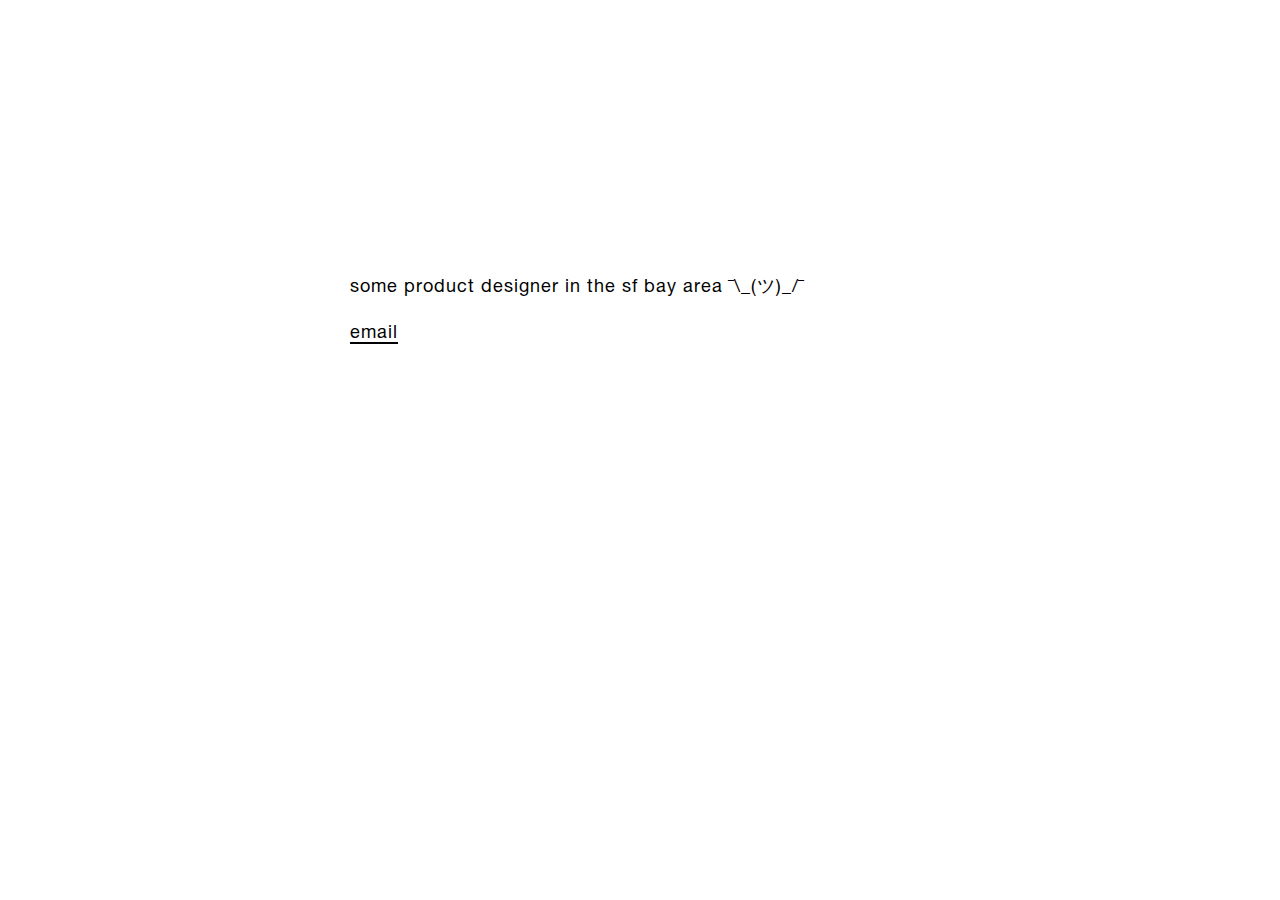
<file: index.html>
<!doctype html>
<html lang="en">
<html>
	<head>
		<meta charset="utf-8"/>
		<title>kathy tieu</title>
		<link href="https://fonts.googleapis.com/css?family=Karla:400,700&display=swap" rel="stylesheet">
		<link href="main.css" rel="stylesheet" />
		<link rel="apple-touch-icon" sizes="180x180" href="/assets/favicon/apple-touch-icon.png">
<link rel="icon" type="image/png" sizes="32x32" href="/assets/favicon/favicon-32x32.png">
<link rel="icon" type="image/png" sizes="16x16" href="/assets/favicon/favicon-16x16.png">
<link rel="mask-icon" href="/assets/favicon/safari-pinned-tab.svg" color="#f5a29e">
<meta name="msapplication-TileColor" content="#da532c">
<meta name="theme-color" content="#ffffff">
	</head>

	<body>
	
		<div class="spacerxlarge"></div>
	
		<div class="squeeze">

			<p>some product designer in the sf bay area ¯\_(ツ)_/¯</p>


			<p><a href="mailto:tieukathy@gmail.com">email</a></p>
		</div>

		<div class="spacerxlarge"></div>




</body>
</html>
</file>
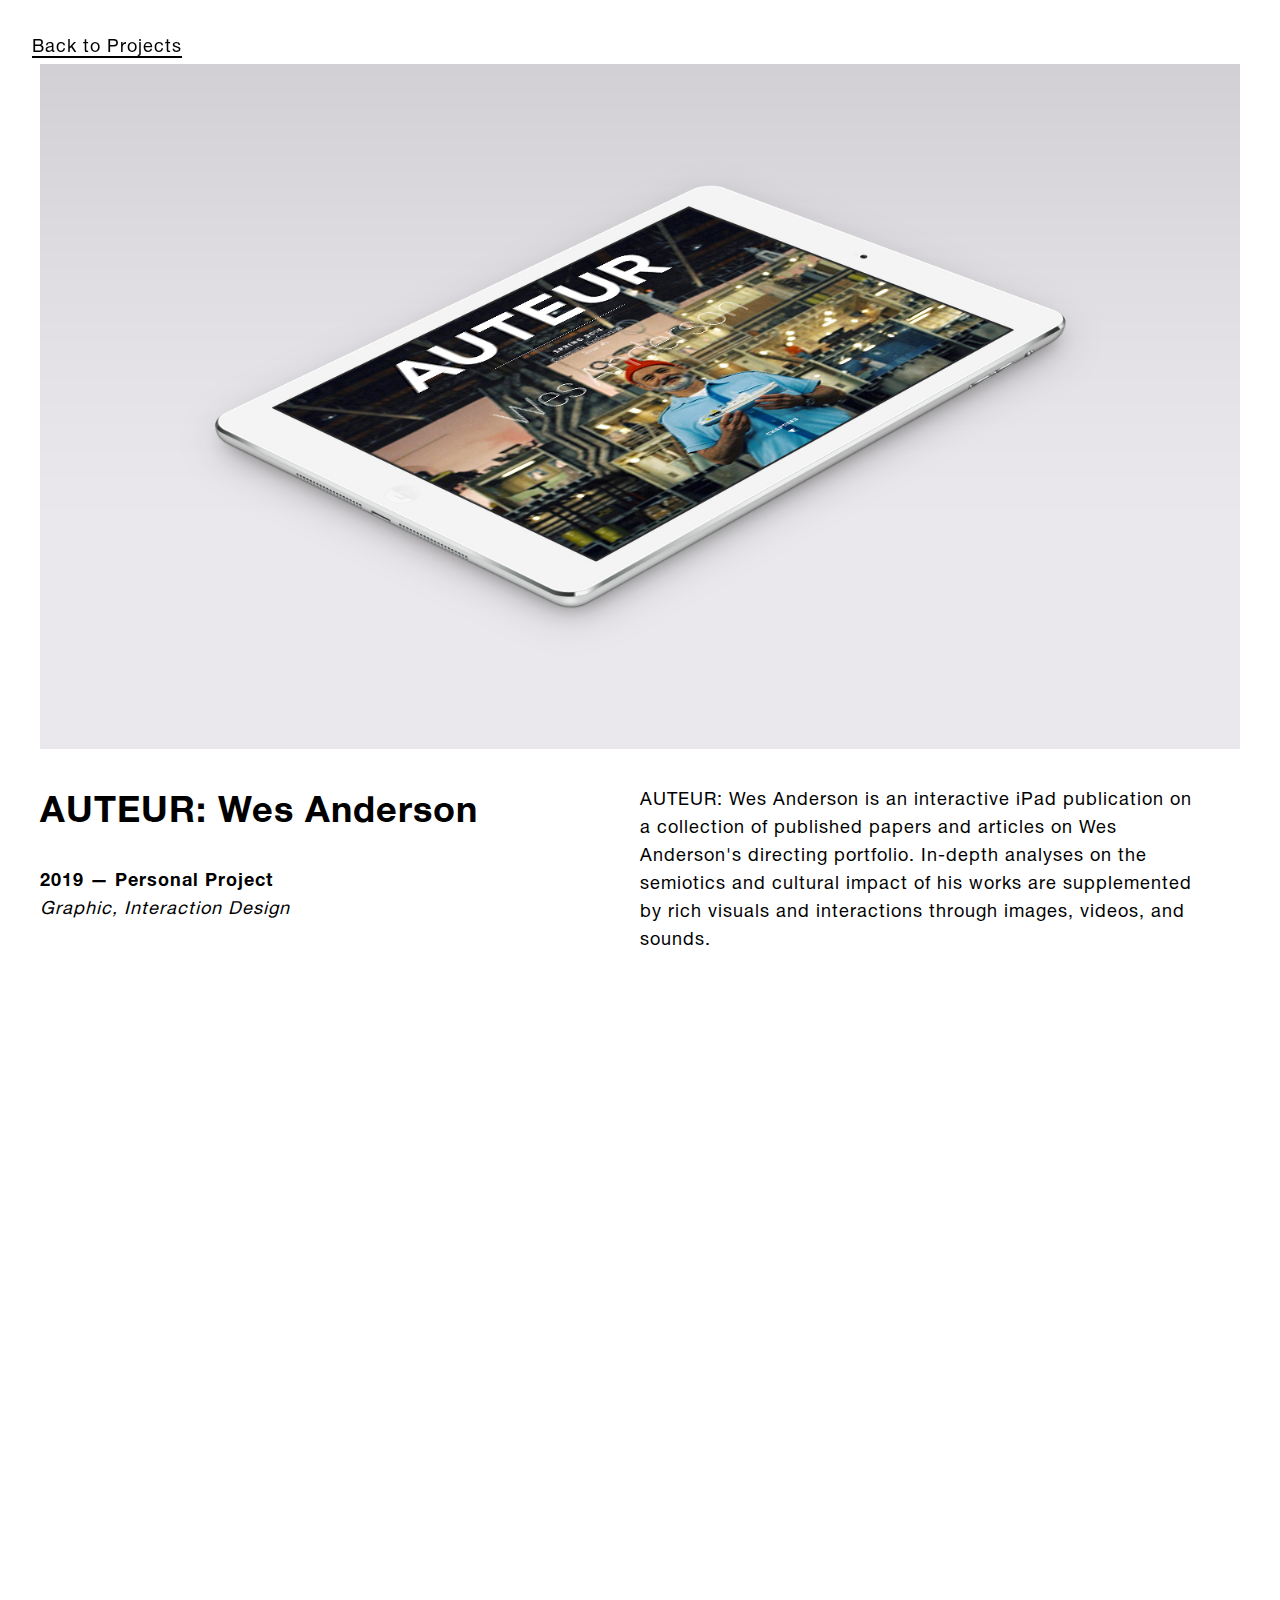
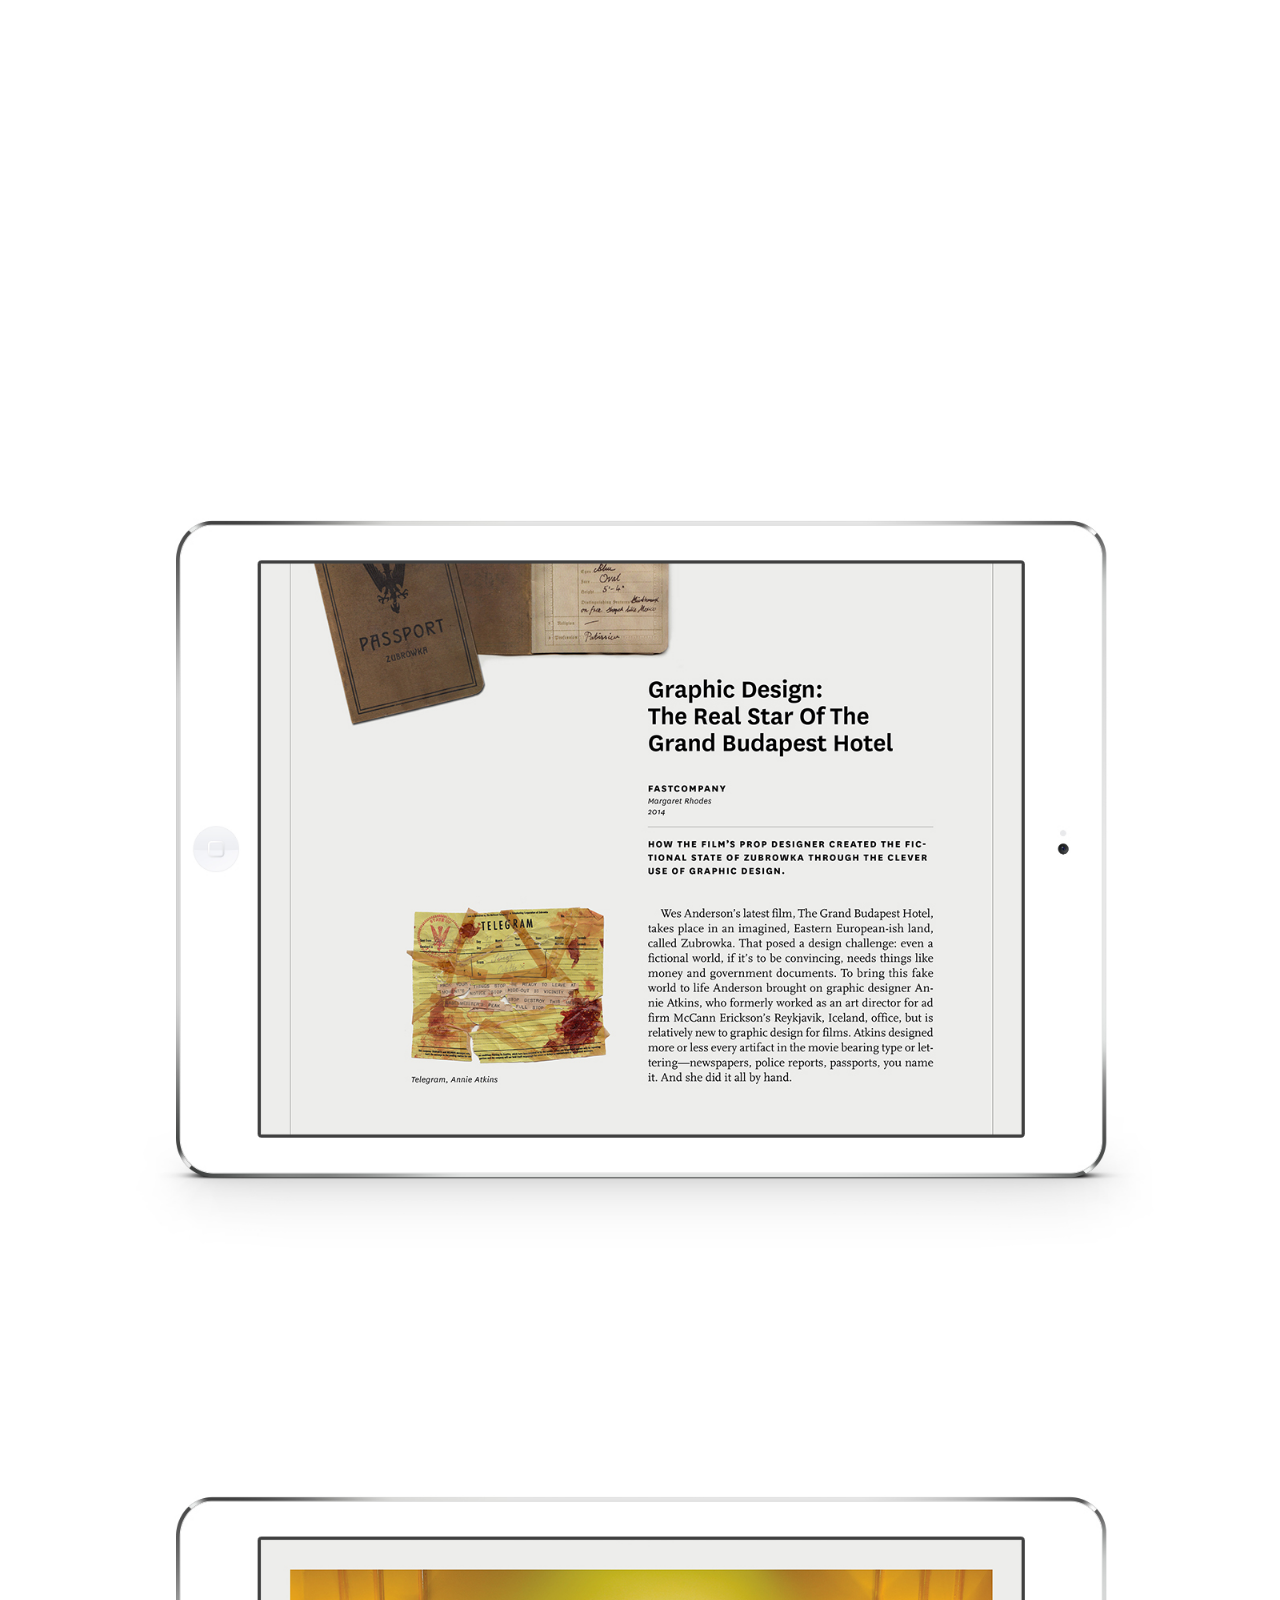
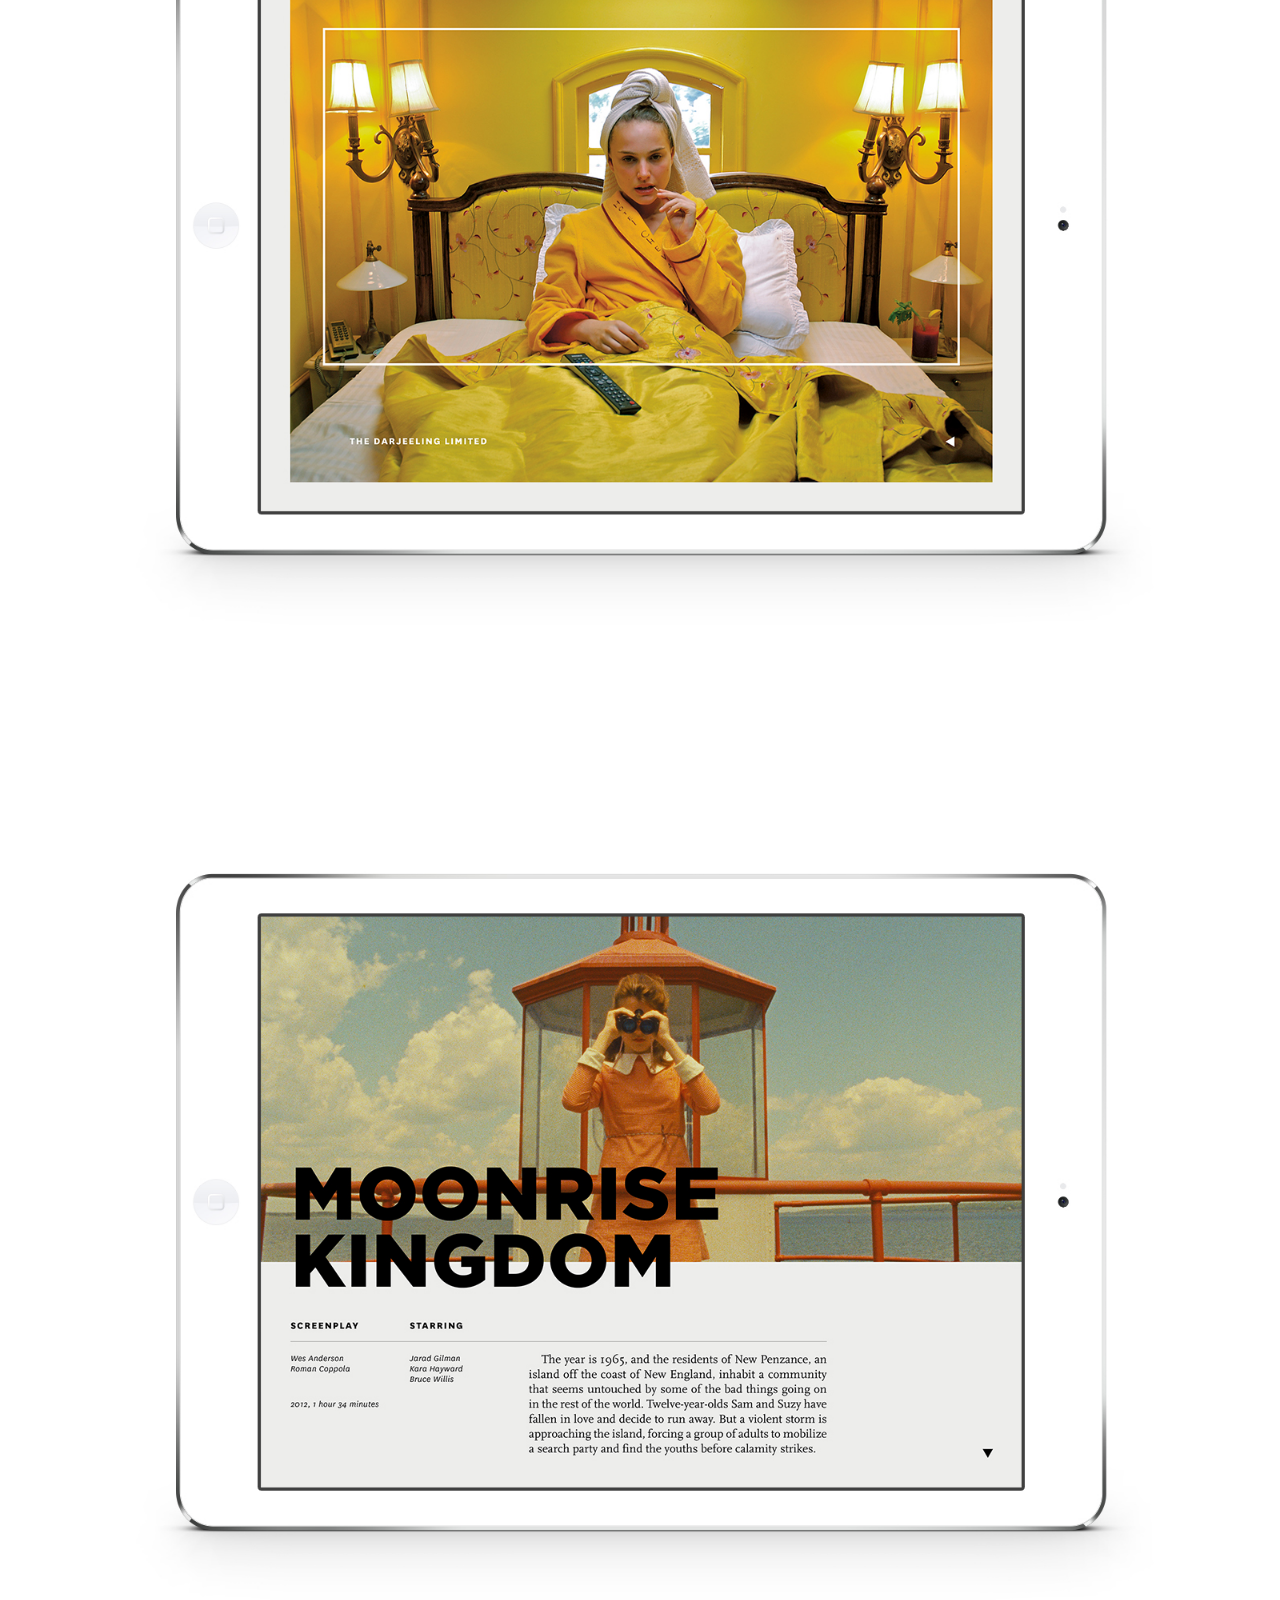
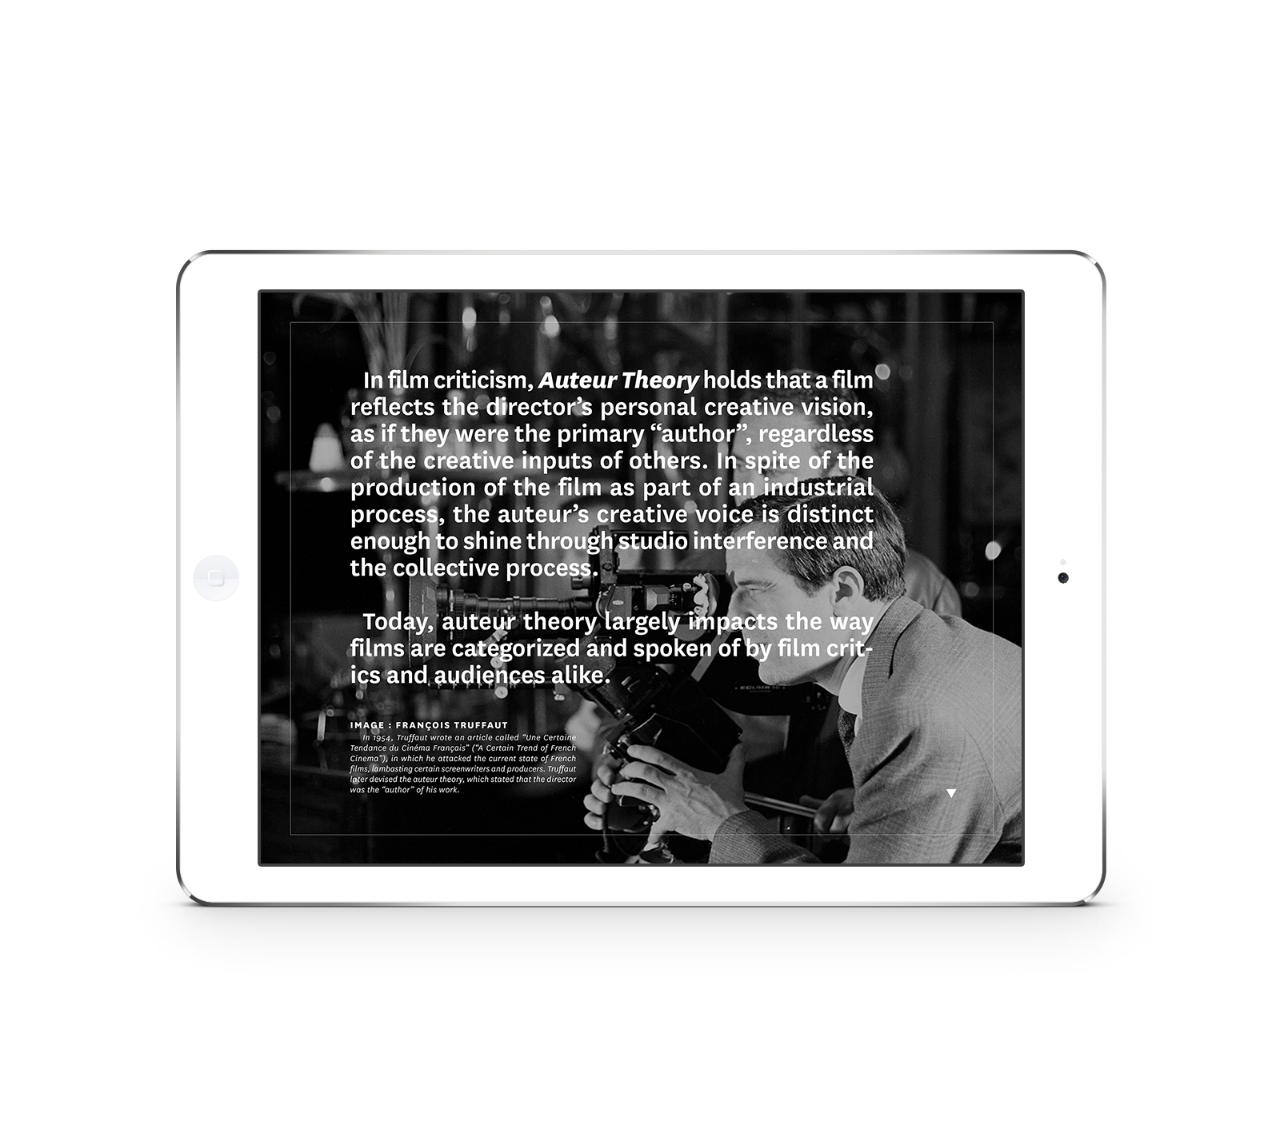
<file: auteur/index.html>
<!doctype html>
<html lang="en">
<html>
	<head>
		<meta charset="utf-8"/>
		<title>Kathy Tieu — AUTEUR: Wes Anderson</title>
		<link href="https://fonts.googleapis.com/css?family=Karla:400,700&display=swap" rel="stylesheet">
		<link href="/main.css" rel="stylesheet" />
		<link rel="apple-touch-icon" sizes="180x180" href="/assets/favicon/apple-touch-icon.png">
<link rel="icon" type="image/png" sizes="32x32" href="/assets/favicon/favicon-32x32.png">
<link rel="icon" type="image/png" sizes="16x16" href="/assets/favicon/favicon-16x16.png">
<link rel="mask-icon" href="/assets/favicon/safari-pinned-tab.svg" color="#f5a29e">
<meta name="msapplication-TileColor" content="#da532c">
<meta name="theme-color" content="#ffffff">
	</head>

	<body>
		<div class="back">
			<p><a href="http://kathytieu.com/">Back to Projects</a></p>
		</div>
		
		<div class="hug">
			<div class="spacersmall"></div>
			<img src="/assets/auteur/01.jpg" width="100%">
		</div>



		<div class="flex">
			<div class="flex-same">
				<h2>AUTEUR: Wes Anderson</h2>
				<p><strong>2019 — Personal Project</strong><br>
					<em>Graphic, Interaction Design</em>
				</p>

			</div>
			<div class="flex-same">
				<br>AUTEUR: Wes Anderson is an interactive iPad publication on a collection of published papers and articles on Wes Anderson's directing portfolio. In-depth analyses on the semiotics and cultural impact of his works are supplemented by rich visuals and interactions through images, videos, and sounds. </p>
			</div>
		</div>

		<div class="spacerxlarge"></div>

		<div class="hug">
			<iframe src="https://player.vimeo.com/video/175927716?title=0&byline=0&portrait=0" width="1200" height="675" frameborder="0" webkitallowfullscreen mozallowfullscreen allowfullscreen></iframe>
			<div class="spacersmall"></div>
			<img src="/assets/auteur/WA1.jpg" width="100%"><br>
			<img src="/assets/auteur/WA2.jpg" width="100%"><br>
			<img src="/assets/auteur/WA3.jpg" width="100%"><br>
			<img src="/assets/auteur/WA4.jpg" width="100%"><br>

<div class="spacersmall"></div>

		</div>
</body>
</html>
</file>
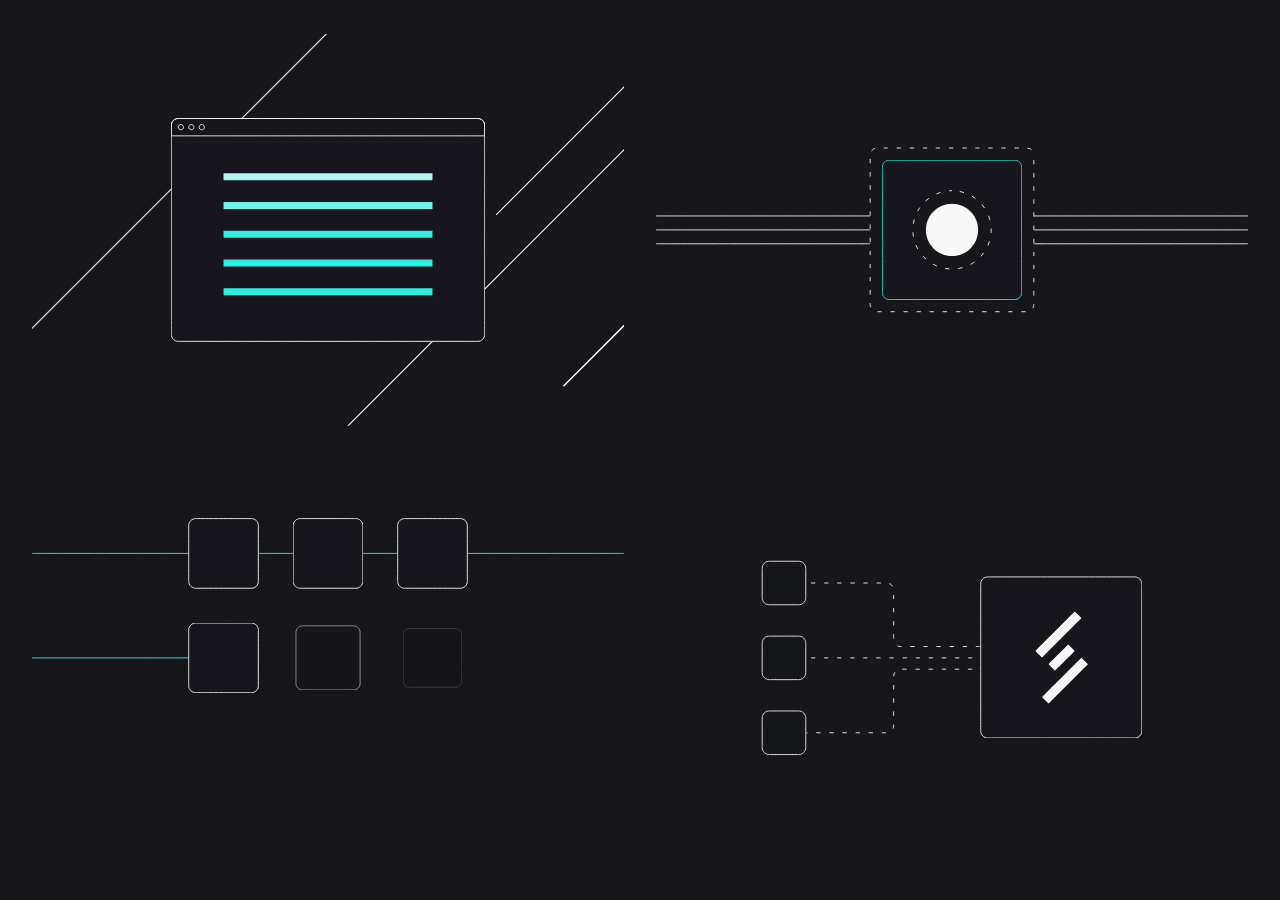
<file: scanner/Lottie Test/index.html>
<!DOCTYPE html>
<html lang="en">
<head>
    <meta charset="UTF-8">
    <link href="main.css" rel="stylesheet" />
    <title>Lottie Test</title>
</head>
<body>

<div class="grid-container">

    <div class="grid-col-span-6" id="10xfaster">
    </div>

    <div class="grid-col-span-6" id="serverless">
    </div>

    <div class="grid-col-span-6" id="scale">
    </div>

    <div class="grid-col-span-6" id="integration">
    </div>

</div>

 <div id="scanner"></div>

 <script src="lottie.js"></script>
 <script src="index.js"></script>

</body>
</html>
</file>
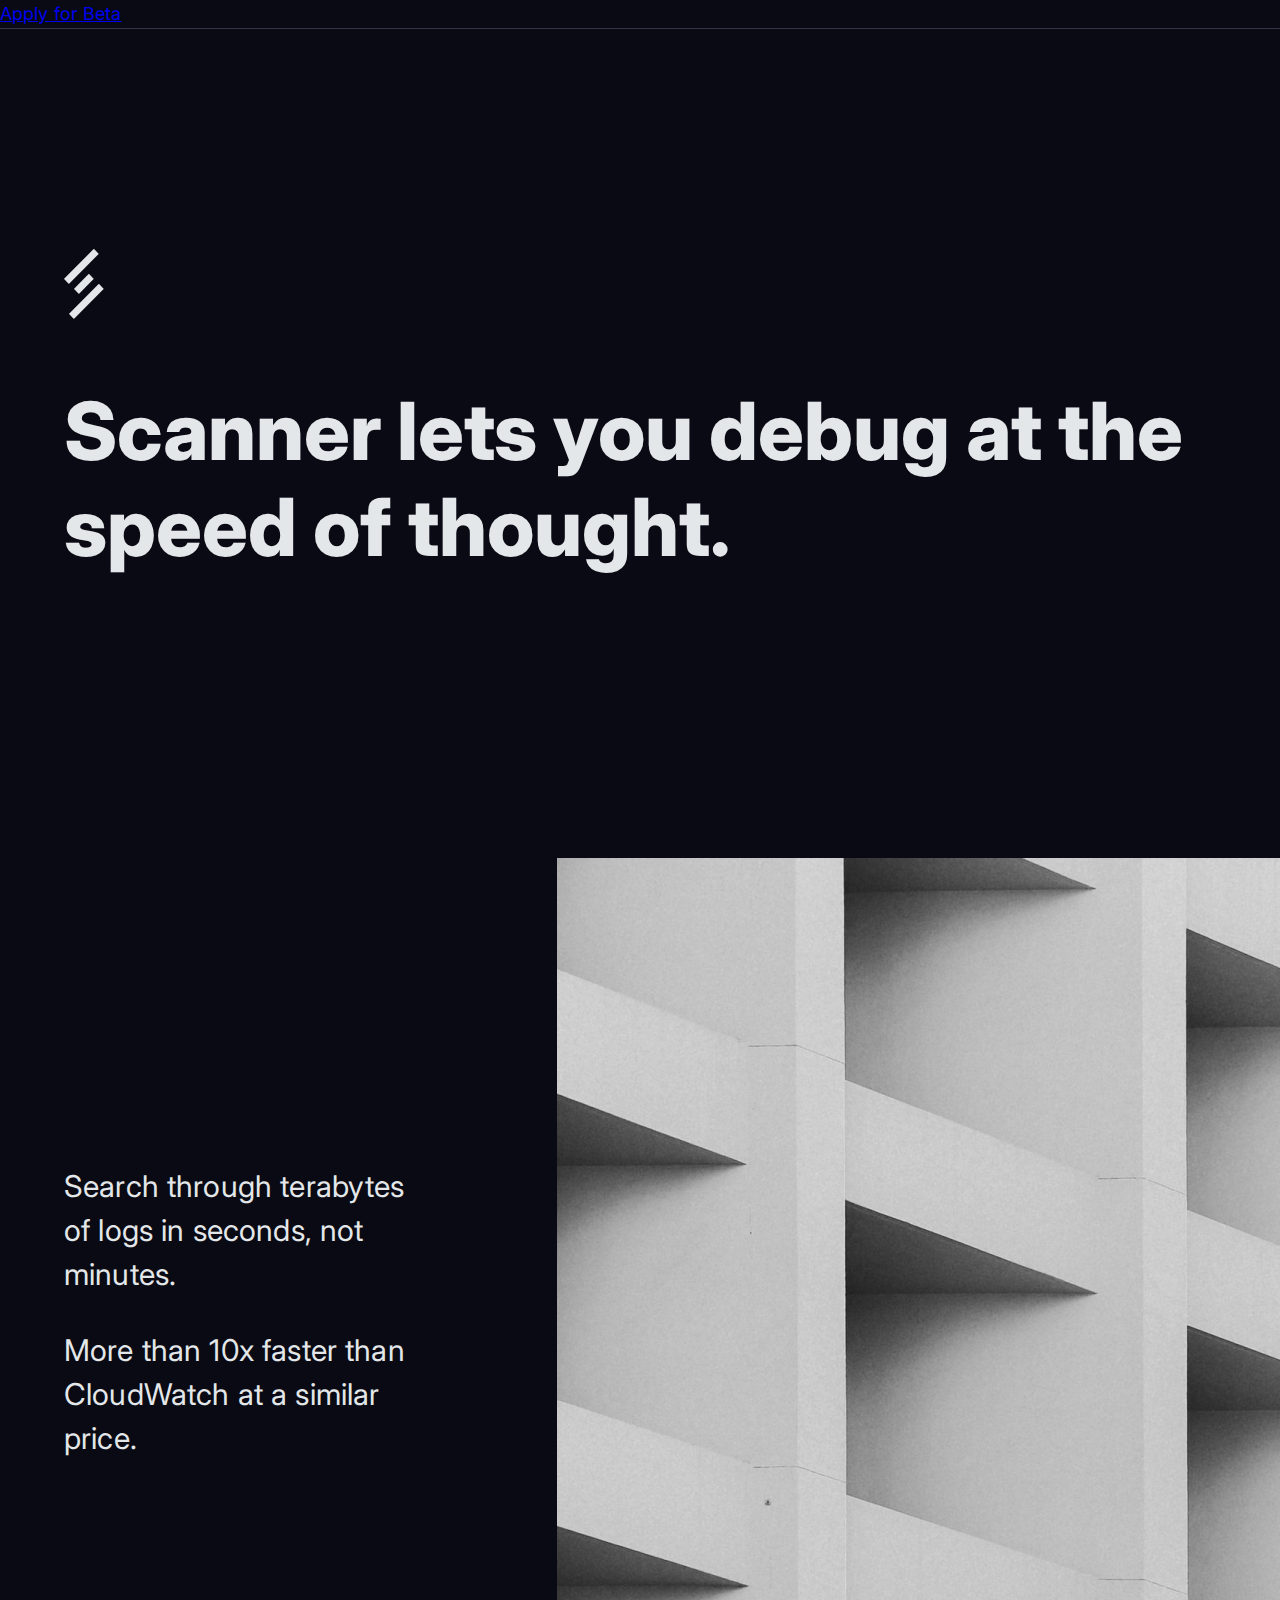
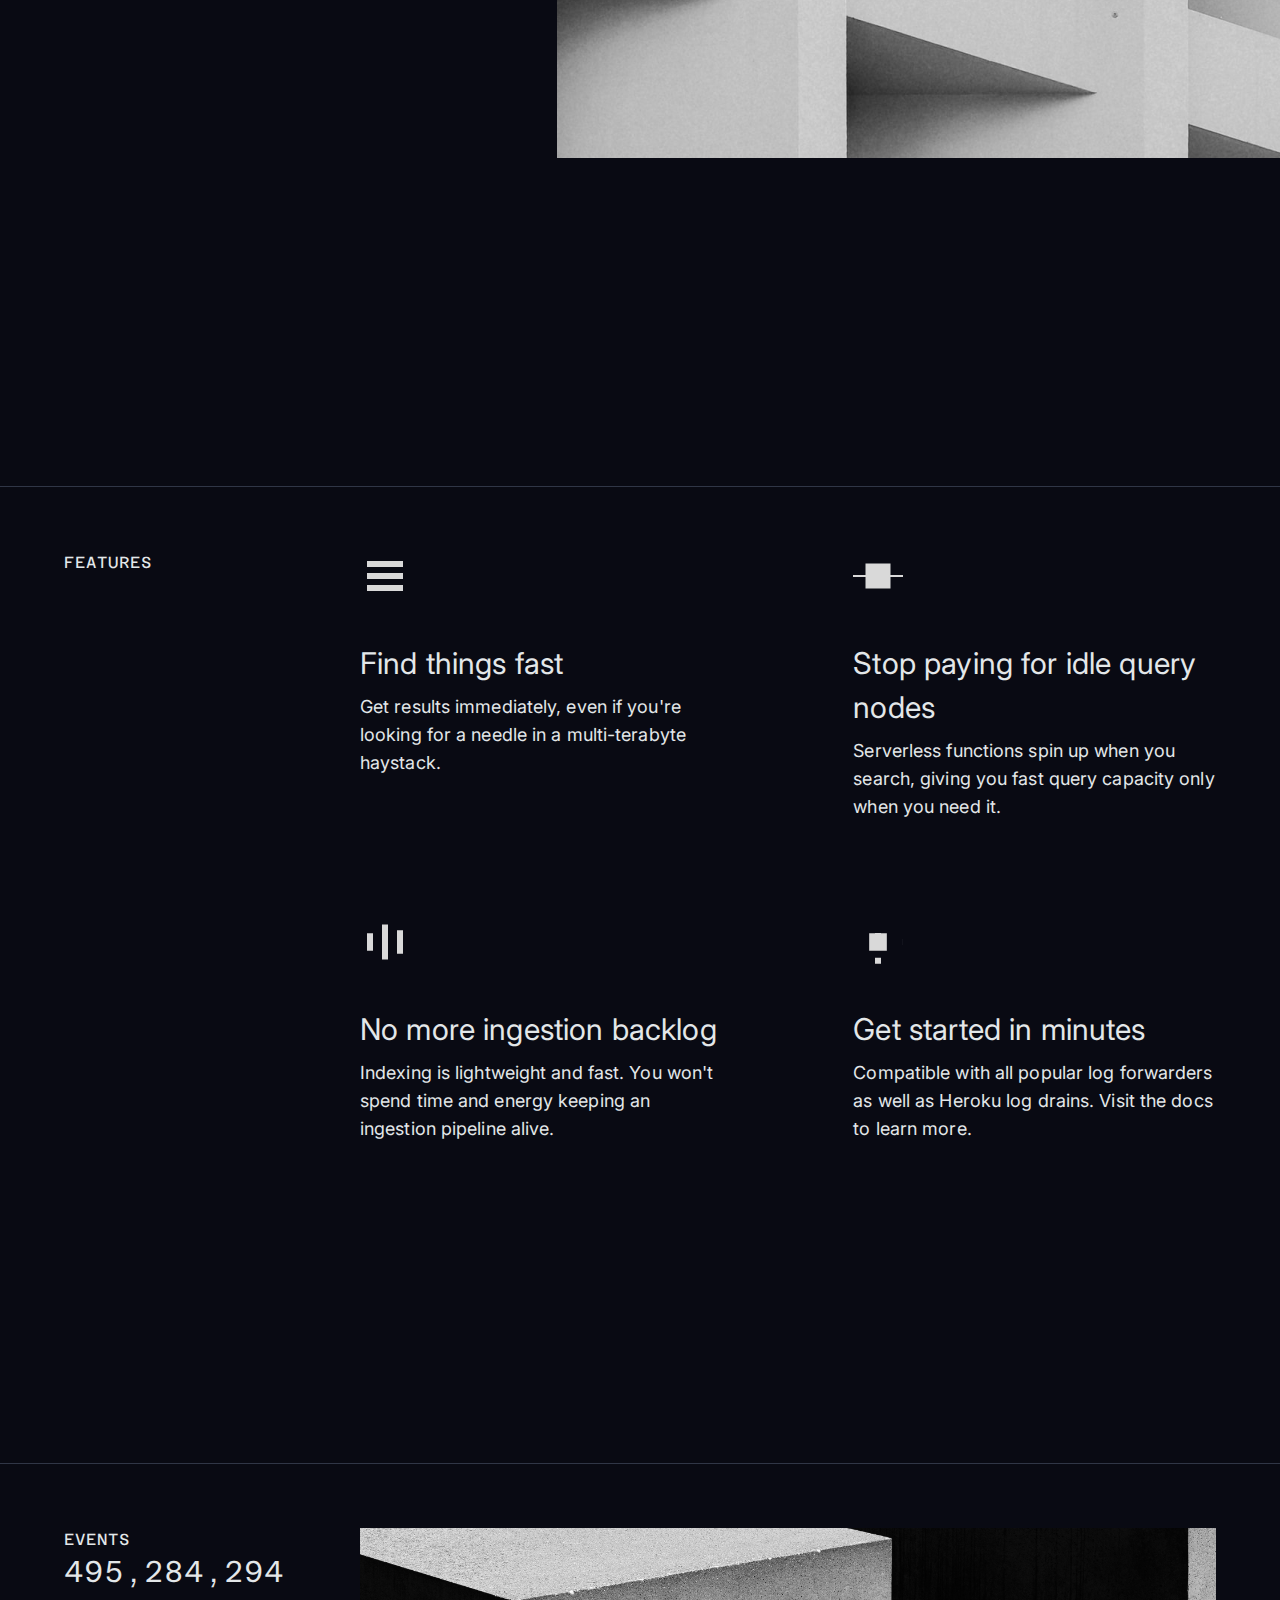
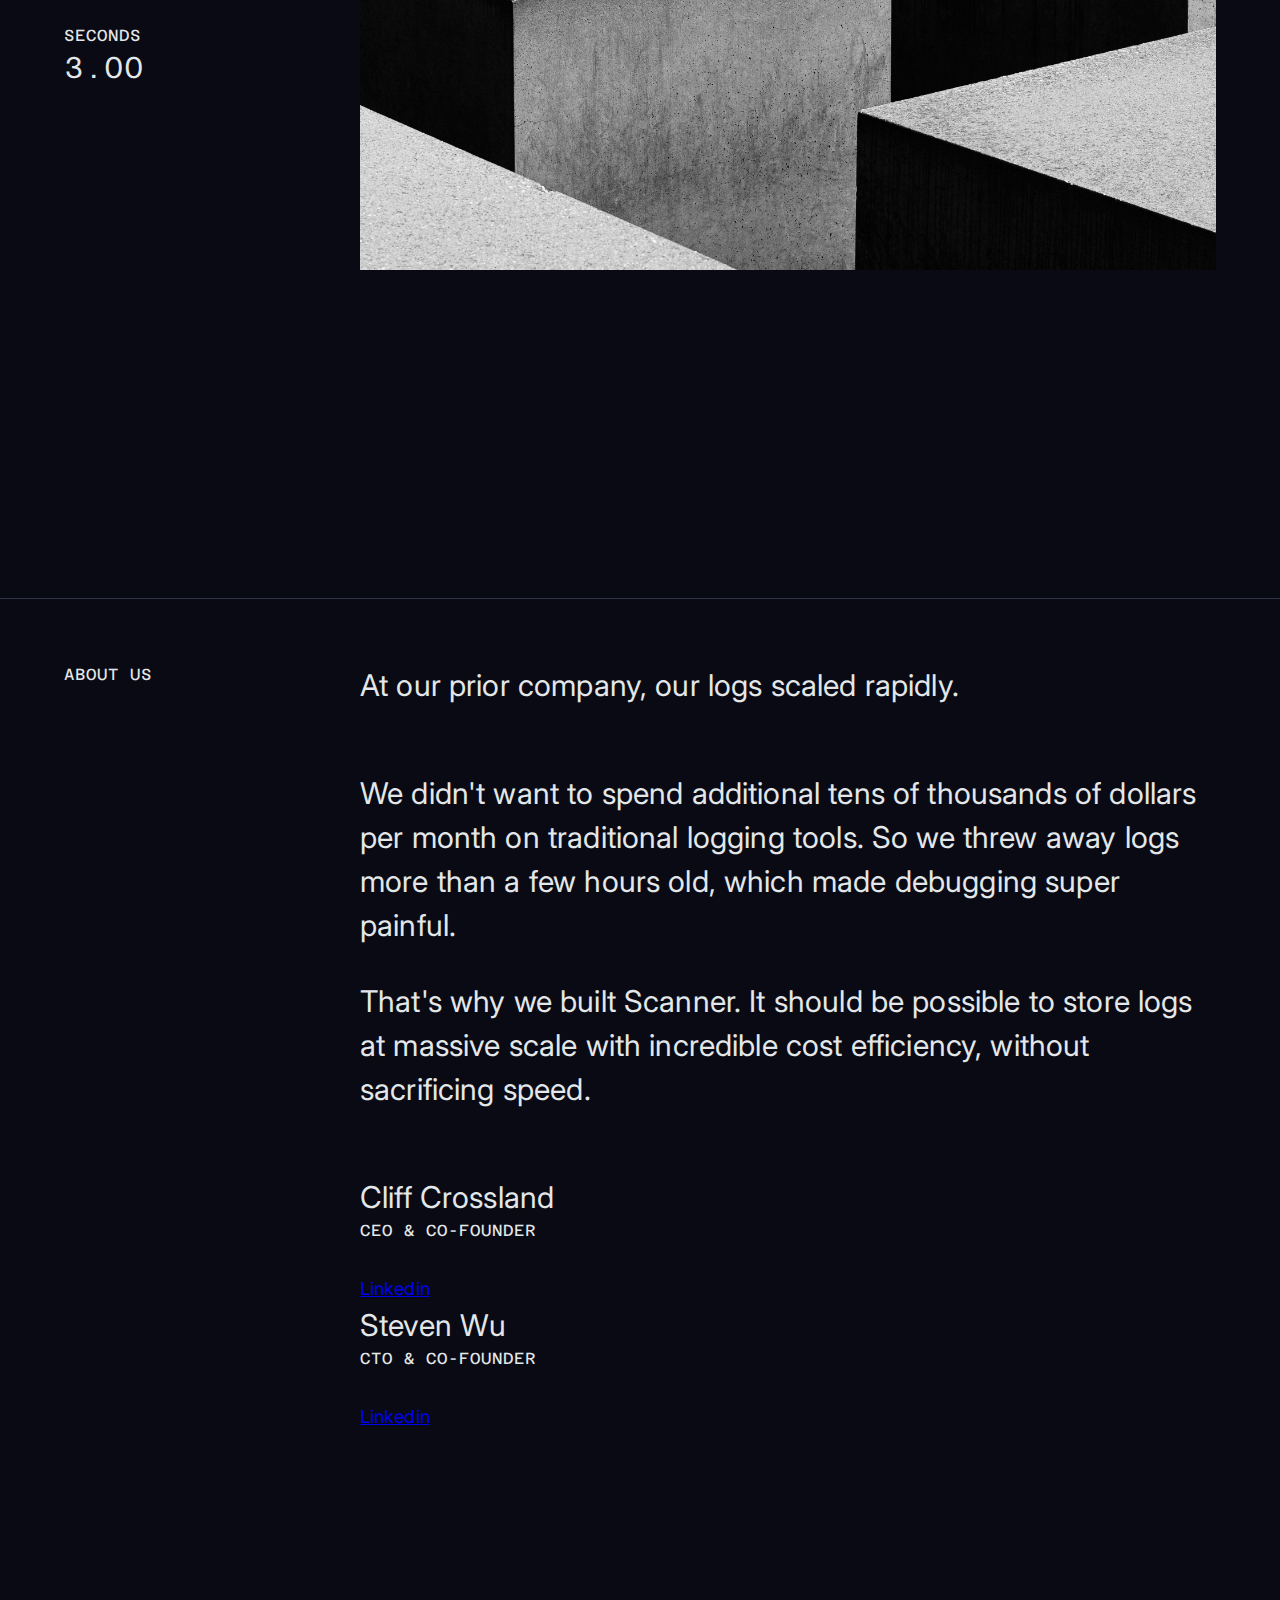
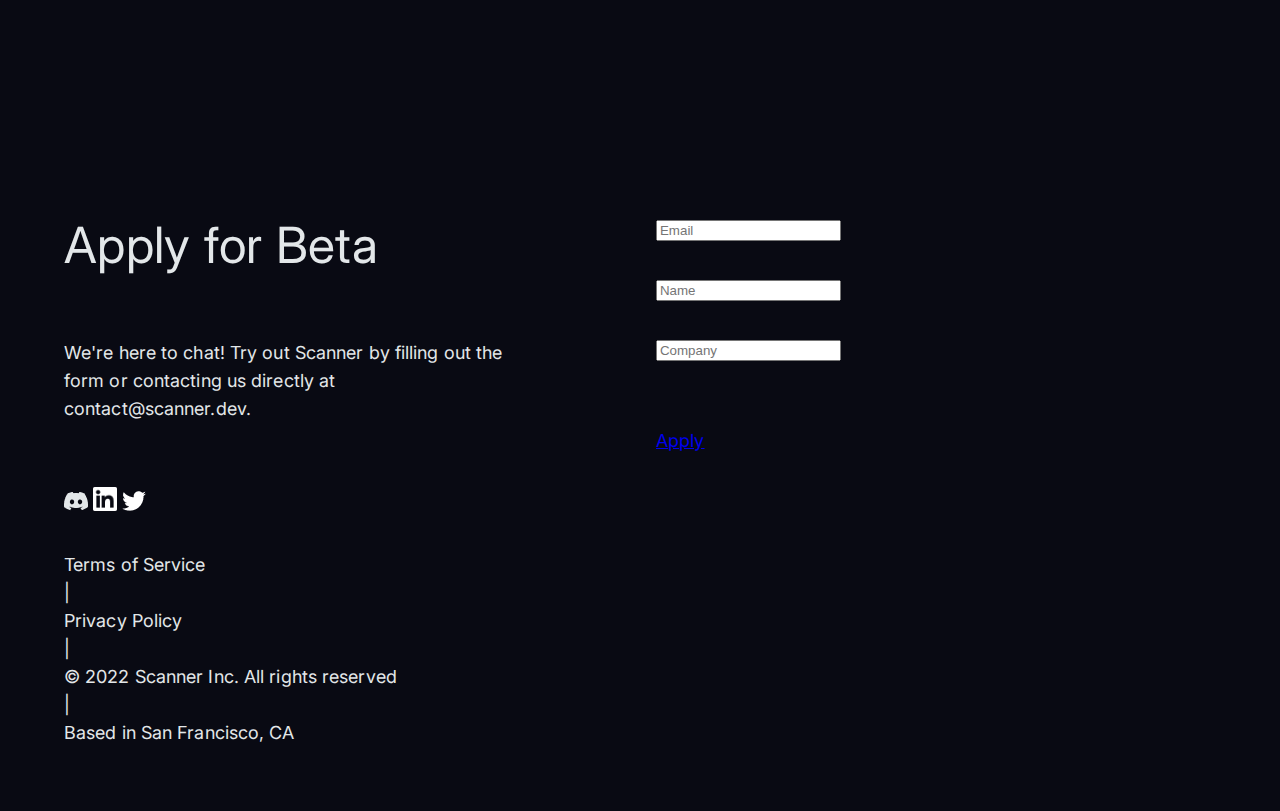
<file: scanner/marketing_sep22/index.html>
<!DOCTYPE html>
<html lang="en">
<head>
    <meta charset="UTF-8">
    <link rel="preconnect" href="https://fonts.googleapis.com">
    <link rel="preconnect" href="https://fonts.gstatic.com" crossorigin>
    <link href="https://fonts.googleapis.com/css2?family=Azeret+Mono:wght@300&family=Inter&display=swap" rel="stylesheet">
    <link href="main.css" rel="stylesheet" />
    <title>Our database will run out of data space</title>
</head>
<body>

<!-- landing -->

<div class="topnav-beta"><a href="#beta">Apply for Beta</a></div>

<div class="contentblock">
    <div class="intro">
        <img src="logoMark.svg" width="40px">
        <h1>Scanner lets you debug at the speed of thought.</h1>
    </div>
</div>

<div class="grid-container">

    <div class="grid-col-span-4 centercontent">
        <h3>Search through terabytes of logs in seconds, not minutes.</h3>
        <div class="spacer-s"></div>
        <h3>More than 10x faster than CloudWatch at a similar price.</h3>
    </div>

    <div class="grid-col-span-1"></div>

    <div class="grid-col-span-7">
        <img src="placeholder.png" class="herovideo">
    </div>

</div>


<div class="spacer-xl"></div>

<!-- features option B -->

<!-- <div class="contentblock">
    <div class="grid-container">

    <div class="grid-col-span-2">
        <h4>Features</h4>
        <div class="spacer-s"></div>
    </div>

    <div class="grid-col-span-1">
        <div class="animated-icon" id="fast"></div>
        <div class="spacer-s"></div>
    </div>

    <div class="grid-col-span-9">
        <h2>Find things fast</h2>
        <div class="spacer-xxs"></div>
        <p>Get results immediately, even if you're looking for a needle in a multi-terabyte haystack.</p>
    </div>

    <div class="grid-col-span-12">
        <div class="spacer-m"></div>
    </div>

    <div class="grid-col-span-2">
    </div>
    <div class="grid-col-span-1">
        <div class="animated-icon" id="serverless"></div>
        <div class="spacer-s"></div>
    </div>

    <div class="grid-col-span-9">
        <h2>Stop paying for idle query nodes</h2>
        <div class="spacer-xxs"></div>
        <p>Serverless functions spin up when you search, giving you fast query capacity only when you need it.</p>
    </div>

    <div class="grid-col-span-12">
        <div class="spacer-m"></div>
    </div>

    <div class="grid-col-span-2">
    </div>
    <div class="grid-col-span-1">
        <div class="animated-icon" id="backlog"></div>
        <div class="spacer-s"></div>
    </div>

    <div class="grid-col-span-9">
        <h2>No more ingestion backlog</h2>
        <div class="spacer-xxs"></div>
        <p>Indexing is lightweight and fast. You won't spend time and energy keeping an ingestion pipeline alive.</p>
    </div>

    <div class="grid-col-span-12">
        <div class="spacer-m"></div>
    </div>

    <div class="grid-col-span-2">
    </div>
    <div class="grid-col-span-1">
        <div class="animated-icon" id="integrate"></div>
        <div class="spacer-s"></div>
    </div>

    <div class="grid-col-span-8">
        <h2>Get started in minutes</h2>
        <div class="spacer-xxs"></div>
        <p>Compatible with all popular log forwarders as well as Heroku log drains. Visit the docs to learn more.</p>
    </div>

    </div>
</div>


<div class="spacer-xl"></div> -->

<!-- features option A -->

<div class="contentblock">
    <div class="grid-container">

    <div class="grid-col-span-3">
        <h4>Features</h4>
        <div class="spacer-s"></div>
    </div>

    <div class="grid-col-span-4">
        <div class="animated-icon" id="fast"></div>
        <div class="spacer-s"></div>
        <h3>Find things fast</h3>
        <div class="spacer-xxs"></div>
        <p>Get results immediately, even if you're looking for a needle in a multi-terabyte haystack.</p>
    </div>

    <div class="grid-col-span-1">
    </div>

    <div class="grid-col-span-4">
        <div class="animated-icon" id="serverless"></div>
        <div class="spacer-s"></div>
        <h3>Stop paying for idle query nodes</h3>
        <div class="spacer-xxs"></div>
        <p>Serverless functions spin up when you search, giving you fast query capacity only when you need it.</p>
    </div>

    <div class="grid-col-span-12">
        <div class="spacer-s"></div>
    </div>

    <div class="grid-col-span-3">
    </div>

    <div class="grid-col-span-4">
        <div class="animated-icon" id="backlog"></div>
        <div class="spacer-s"></div>
        <h3>No more ingestion backlog</h3>
        <div class="spacer-xxs"></div>
        <p>Indexing is lightweight and fast. You won't spend time and energy keeping an ingestion pipeline alive.</p>
    </div>

    <div class="grid-col-span-1">
    </div>

    <div class="grid-col-span-4">
        <div class="animated-icon" id="integrate"></div>
        <div class="spacer-s"></div>
        <h3>Get started in minutes</h3>
        <div class="spacer-xxs"></div>
        <p>Compatible with all popular log forwarders as well as Heroku log drains. Visit the docs to learn more.</p>
    </div>

    </div>
</div>


<div class="spacer-xl"></div>


<!-- autoplaying video to break up text -->

<div class="contentblock">
    <div class="grid-container">

        <div class="grid-col-span-3">
            <h4>Events</h4>
            <h5>495,284,294</h5>
            <div class="spacer-s"></div>
            <h4>Seconds</h4>
            <h5>3.00</h5>
        </div>

        <div class="grid-col-span-9">
            <img src="h2.png" width="100%">
        </div>

    </div>
</div>


<div class="spacer-xl"></div>


<!-- about founders -->

<div class="contentblock">
    <div class="grid-container">

        <div class="grid-col-span-3">
            <h4>About us</h4>
            <div class="spacer-s"></div>
        </div>

        <div class="grid-col-span-9">
            <h3>At our prior company, our logs scaled rapidly.</h3>
            <div class="spacer-m"></div>
            <h3>We didn't want to spend additional tens of thousands of dollars per month on traditional logging tools. So we threw away logs more than a few hours old, which made debugging super painful.</h3>
            <div class="spacer-s"></div>
            <h3>That's why we built Scanner. It should be possible to store logs at massive scale with incredible cost efficiency, without sacrificing speed.</h3>
            <div class="spacer-m"></div>
            <div class="profile-container">
                <div class="profile">
                    <h3>Cliff Crossland</h3>
                    <h4>CEO & Co-founder</h4>
                    <div class="spacer-s"></div>
                    <a href="#" class="btn">Linkedin</a>
                </div>
                <div class="profile">
                    <h3>Steven Wu</h3>
                    <h4>CTO & Co-founder</h4>
                    <div class="spacer-s"></div>
                    <a href="#" class="btn">Linkedin</a>
                </div>
            </div>
        </div>

    </div>
</div>

<div class="spacer-xl"></div>

<!-- bottom footer -->

<div class="bottom-container" id="beta">
    <div class="grid-container">

        <div class="grid-col-span-5">
            <h2>Apply for Beta</h2>
            <div class="spacer-m"></div>
            <p>We're here to chat! Try out Scanner by filling out the form or contacting us directly at contact@scanner.dev.</p>
            <div class="spacer-m"></div>
            <div class="socials">
                <img src="discord.png">
                <img src="linkedin.png">
                <img src="twitter.png">
            </div>
        </div>
        <div class="grid-col-span-1">
        </div>
        <div class="grid-col-span-6">
        <input type="text" placeholder="Email"></input>
        <div class="spacer-s"></div>
        <input type="text" placeholder="Name"></input>
        <div class="spacer-s"></div>
        <input type="text" placeholder="Company"></input>
        <div class="spacer-m"></div>
        <a href="#" class="btn floatright">Apply</a>
        </div>

        <div class="grid-col-span-12">
            <div class="footer">
                <div>Terms of Service</div>
                <div>|</div>
                <div>Privacy Policy</div>
                <div>|</div>
                <div>© 2022 Scanner Inc. All rights reserved</div>
                <div>|</div>
                <div>Based in San Francisco, CA</div>
            </div>
        </div>

    </div>
</div>


 <script src="lottie.js"></script>
 <script src="index.js"></script>

</body>
</html>
</file>
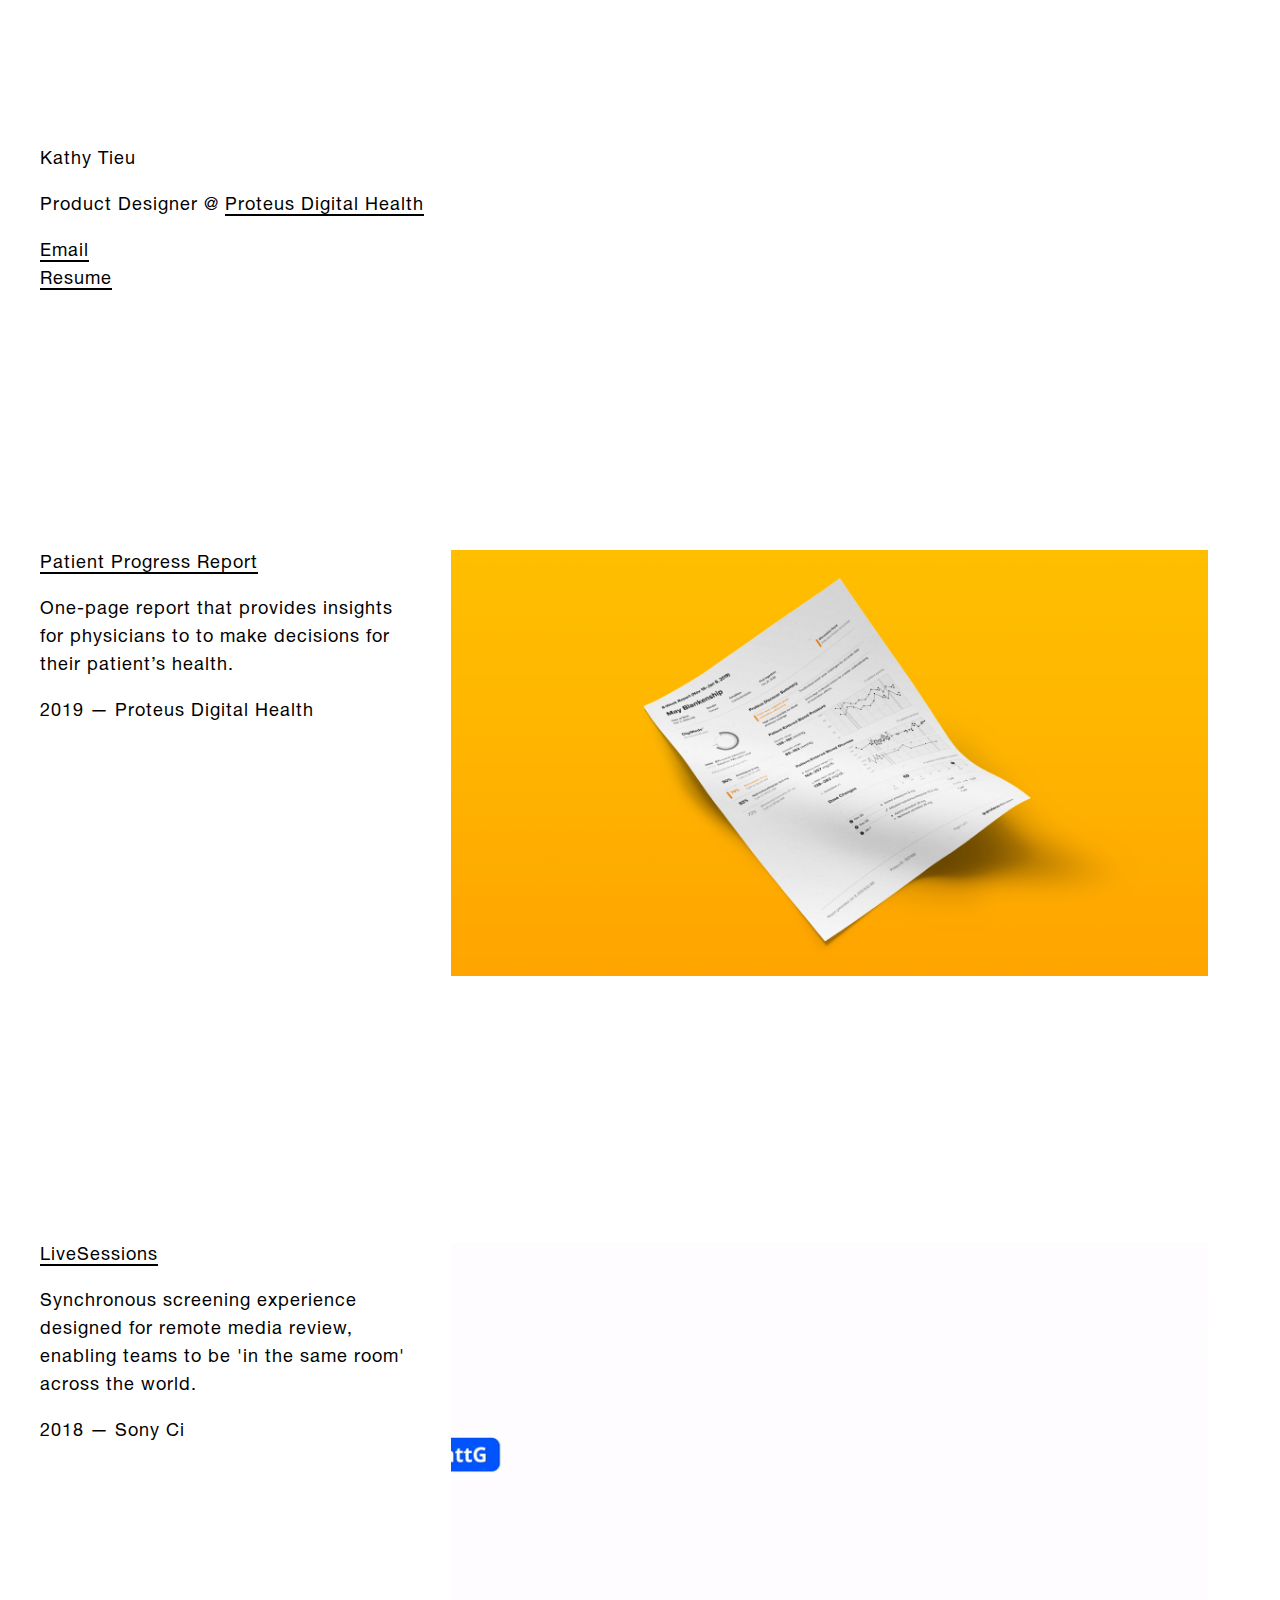
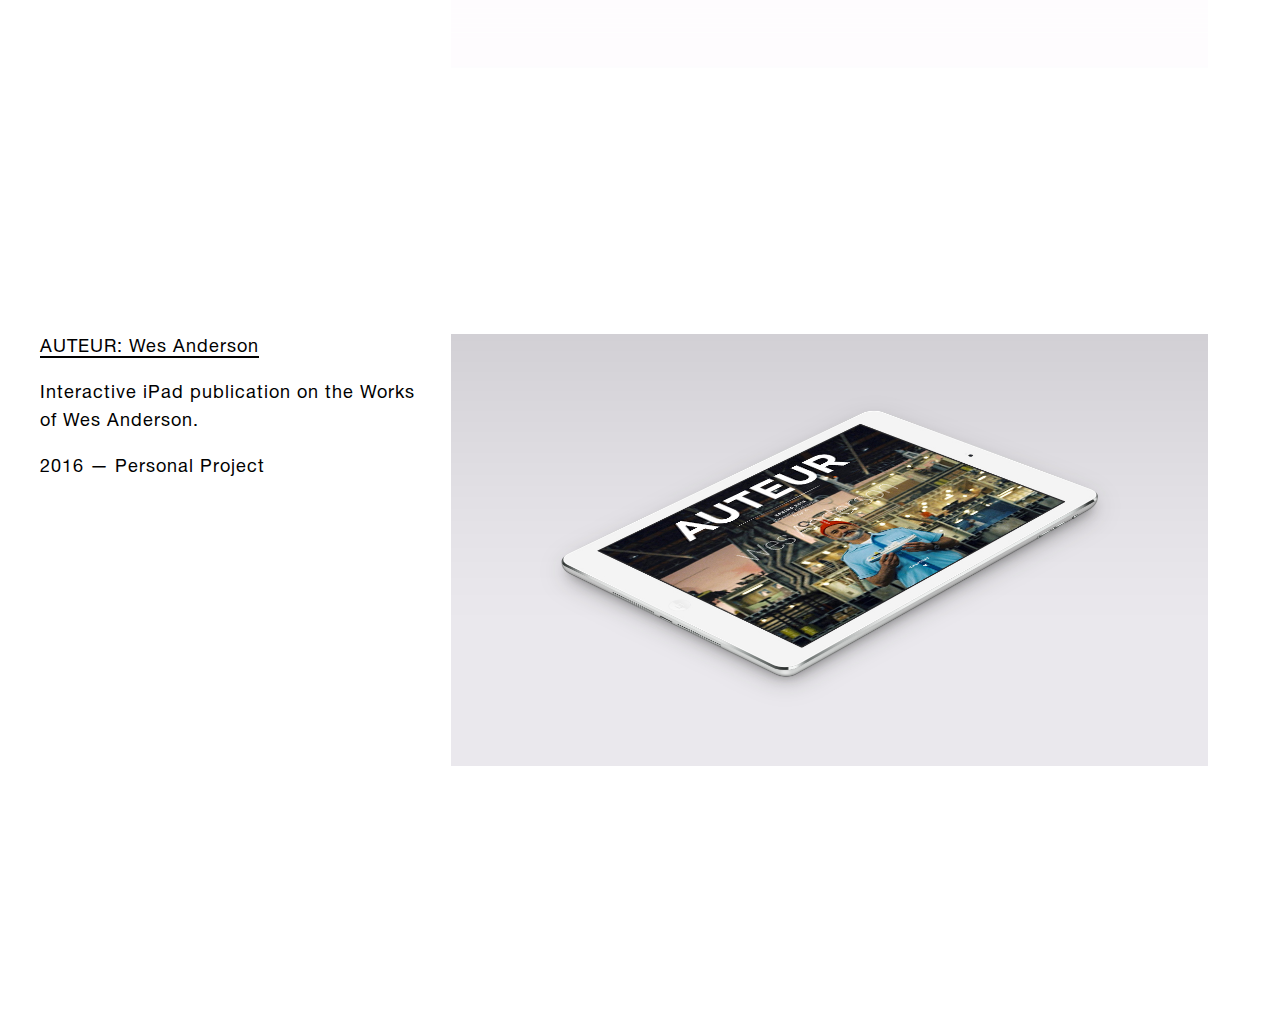
<file: index2.html>
<!doctype html>
<html lang="en">
<html>
	<head>
		<meta charset="utf-8"/>
		<title>Kathy Tieu</title>
		<link href="https://fonts.googleapis.com/css?family=Karla:400,700&display=swap" rel="stylesheet">
		<link href="main.css" rel="stylesheet" />
		<link rel="apple-touch-icon" sizes="180x180" href="/assets/favicon/apple-touch-icon.png">
<link rel="icon" type="image/png" sizes="32x32" href="/assets/favicon/favicon-32x32.png">
<link rel="icon" type="image/png" sizes="16x16" href="/assets/favicon/favicon-16x16.png">
<link rel="mask-icon" href="/assets/favicon/safari-pinned-tab.svg" color="#f5a29e">
<meta name="msapplication-TileColor" content="#da532c">
<meta name="theme-color" content="#ffffff">
	</head>

	<body>
	
		<div class="spacerlarge"></div>
	
		<div class="hug">
			<p class="iam">Kathy Tieu</p>

			<p>Product Designer @ <a href="https://www.proteus.com/">Proteus Digital Health</a></p>


			<a href="mailto:tieukathy@gmail.com">Email</a><br>
			<a href="kathytieu_resume.pdf">Resume</a>
		</div>

		<div class="spacerxlarge"></div>

		<div class="flex">
			<div class="flex-small">
				<a href="http://www.kathytieu.com/progressreport">Patient Progress Report</a>
				<p>One-page report that provides insights for physicians to to make decisions for their patient’s health.</p>
				<p>2019 — Proteus Digital Health</p></div>
			<div class="flex-large"><img src="assets/index/prog_index.png" width="100%"></div>
		</div>

		<div class="spacerxlarge"></div>

		<div class="flex">
			<div class="flex-small">
				<a href="http://www.kathytieu.com/livesessions">LiveSessions</a>
				<p>Synchronous screening experience designed for remote media review, enabling teams to be 'in the same room' across the world.</p>
				<p>2018 — Sony Ci</p></div>
			<div class="flex-large"><img src="assets/index/live_index.gif" width="100%"></div>
		</div>

		<div class="spacerxlarge"></div>

		<div class="flex">
			<div class="flex-small">
				<a href="http://www.kathytieu.com/auteur">AUTEUR: Wes Anderson</a>
				<p>Interactive iPad publication on the Works of Wes Anderson.</p>
				<p>2016 — Personal Project</p></div>
			<div class="flex-large"><img src="assets/index/wes_index.jpg" width="100%"></div>
		</div>

		<div class="spacerxlarge"></div>




</body>
</html>
</file>
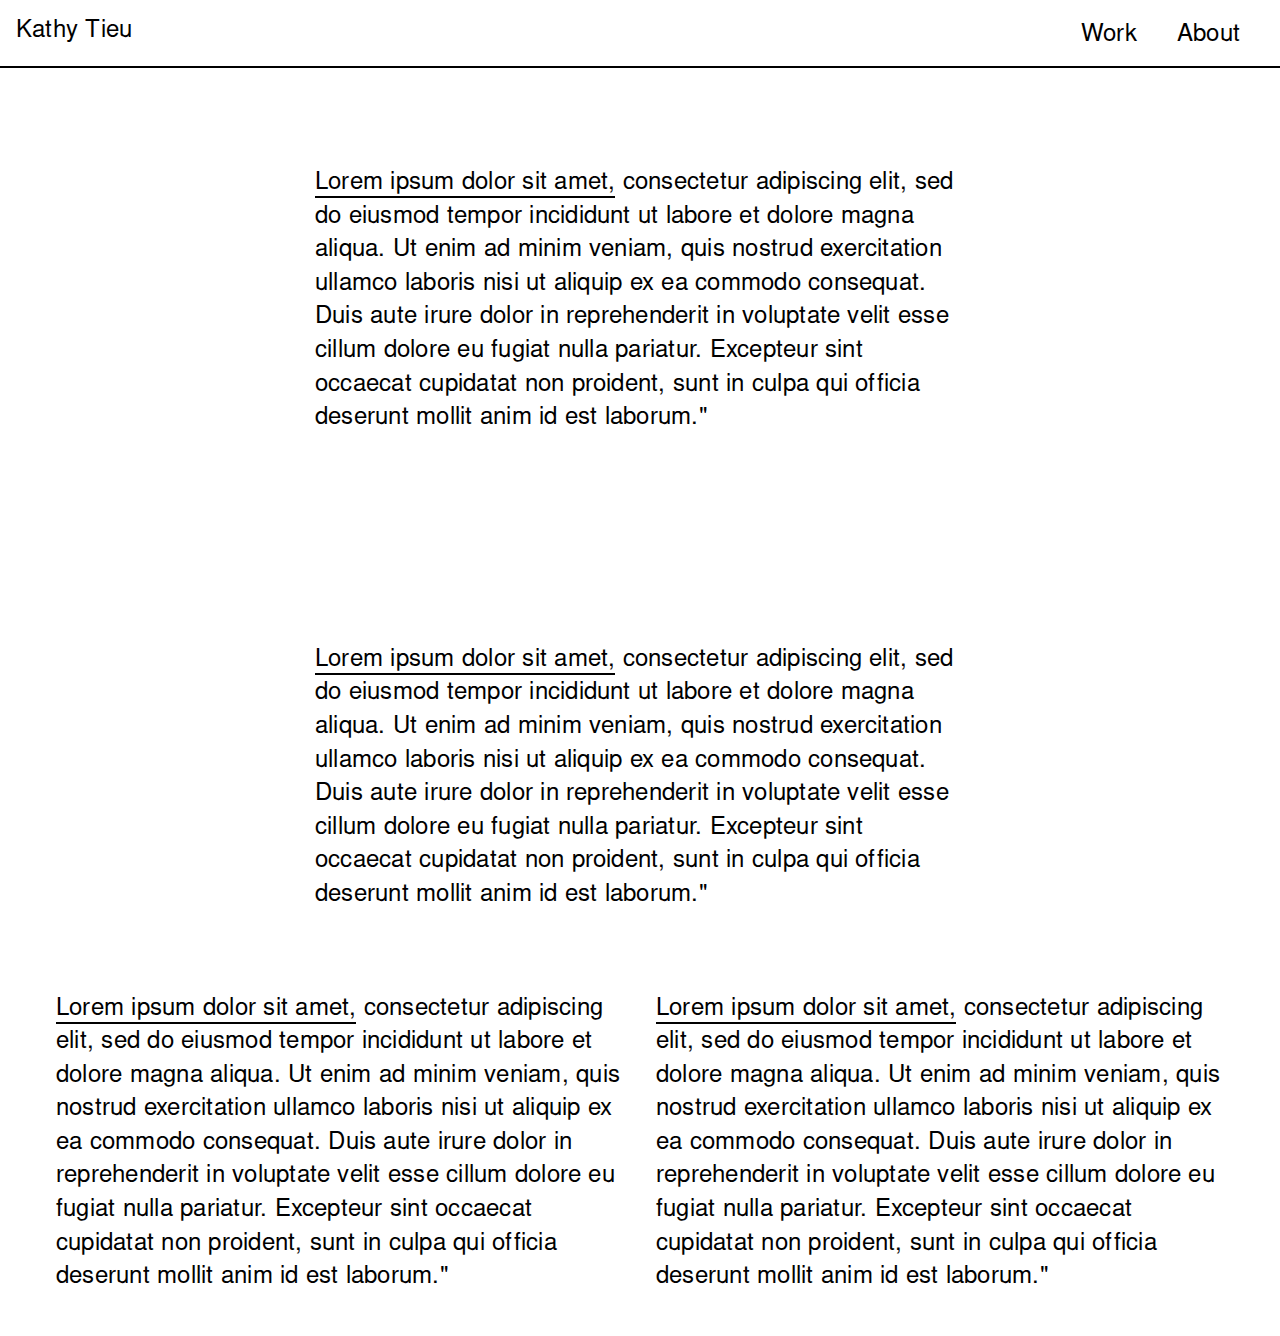
<file: project_example.html>
<html>

	<head>
		<title>Kathy Tieu</title>
		<link href="https://fonts.googleapis.com/css?family=Karla" rel="stylesheet">
		<link href="css/master.css" rel="stylesheet" />
	</head>

	<body>

		<nav>
		<div class="go">
			<p class="iam">Kathy Tieu</p>
			<ul>
				<li><a href="about.html">About</a></li>
				<li><a href="projects.html">Work</a></li>
			</ul>
		</div>
		</nav>

		<div class="spacersmall"></div>

		<div class="small">
			<p><a href="#">Lorem ipsum dolor sit amet,</a> consectetur adipiscing elit, sed do eiusmod tempor incididunt ut labore et dolore magna aliqua. Ut enim ad minim veniam, quis nostrud exercitation ullamco laboris nisi ut aliquip ex ea commodo consequat. Duis aute irure dolor in reprehenderit in voluptate velit esse cillum dolore eu fugiat nulla pariatur. Excepteur sint occaecat cupidatat non proident, sunt in culpa qui officia deserunt mollit anim id est laborum."</p>
		</div>

		<div class="spacersmall"></div>

		<div class="small">
			<p><a href="#">Lorem ipsum dolor sit amet,</a> consectetur adipiscing elit, sed do eiusmod tempor incididunt ut labore et dolore magna aliqua. Ut enim ad minim veniam, quis nostrud exercitation ullamco laboris nisi ut aliquip ex ea commodo consequat. Duis aute irure dolor in reprehenderit in voluptate velit esse cillum dolore eu fugiat nulla pariatur. Excepteur sint occaecat cupidatat non proident, sunt in culpa qui officia deserunt mollit anim id est laborum."</p>
		</div>

		<div class="spacer"></div>

		<div class="flex-container">
			<div><p><a href="#">Lorem ipsum dolor sit amet,</a> consectetur adipiscing elit, sed do eiusmod tempor incididunt ut labore et dolore magna aliqua. Ut enim ad minim veniam, quis nostrud exercitation ullamco laboris nisi ut aliquip ex ea commodo consequat. Duis aute irure dolor in reprehenderit in voluptate velit esse cillum dolore eu fugiat nulla pariatur. Excepteur sint occaecat cupidatat non proident, sunt in culpa qui officia deserunt mollit anim id est laborum."</p></div>
			<div><p><a href="#">Lorem ipsum dolor sit amet,</a> consectetur adipiscing elit, sed do eiusmod tempor incididunt ut labore et dolore magna aliqua. Ut enim ad minim veniam, quis nostrud exercitation ullamco laboris nisi ut aliquip ex ea commodo consequat. Duis aute irure dolor in reprehenderit in voluptate velit esse cillum dolore eu fugiat nulla pariatur. Excepteur sint occaecat cupidatat non proident, sunt in culpa qui officia deserunt mollit anim id est laborum."</p></div>
		</div>


	</body>
</file>
<file: main.css>
/* type */

@font-face {
    font-family: HelveticaNeue_Roman;
    src: url(assets/fonts/HelveticaNeue_Roman.otf);
 }

 @font-face {
    font-family: HelveticaNeue_Bold;
    src: url(assets/fonts/HelveticaNeue_Bold.otf);
 }

body{
	font-family: 'HelveticaNeue_Roman', sans-serif;
	font-size:18px;
	color: #000;
	line-height: 28px;
	letter-spacing: 1px;
	margin:0px 32px auto;
}

strong{
	font-family: HelveticaNeue_Bold;
}

h1{
	font-family: HelveticaNeue_Bold;
	font-size:100px;
	line-height: 130px;
}

h2{
	font-family: HelveticaNeue_Bold;
	font-size:36px;
	line-height: 48px;
}

h3{
	font-family: HelveticaNeue_Bold;
	font-size:18px;
	line-height: 28px;
	letter-spacing: 1px;
	text-transform:uppercase;
}

a{
	color:#000;
	text-decoration:none;
	border-bottom:2px solid #000;
}

a:visited,active{
	color:#000;
	text-decoration:none;
}


a:hover {
  background-image: url("data:image/svg+xml;charset=utf8,%3Csvg id='squiggle-link' xmlns='http://www.w3.org/2000/svg' xmlns:xlink='http://www.w3.org/1999/xlink' xmlns:ev='http://www.w3.org/2001/xml-events' viewBox='0 0 20 4'%3E%3Cstyle type='text/css'%3E.squiggle{animation:shift .3s linear infinite;}@keyframes shift {from {transform:translateX(0);}to {transform:translateX(-20px);}}%3C/style%3E%3Cpath fill='none' stroke='black' stroke-width='1' class='squiggle' d='M0,3.5 c 5,0,5,-3,10,-3 s 5,3,10,3 c 5,0,5,-3,10,-3 s 5,3,10,3'/%3E%3C/svg%3E");
  background-position: bottom;
  background-repeat: repeat-x;
  background-size: 30px;
  border-bottom: 0;
  padding-bottom: .3em;
  text-decoration: none;
}


/* back to projects */

div.back{
	position:fixed;
	top:16px;
	left:32px;
	float:left;
	z-index:99;
	margin:0;
}


/* white space for breathing */


div.spacersmall{
	height:64px;
}

div.spacerlarge{
	height:128px;
}

div.spacerxlarge{
	height:256px;
}


/* boxes for content */



div.full{
	width:100%;
	margin:0px auto;
}

div.hug{
	max-width:1200px;
	margin:0px auto;
	padding:0px;
}

div.squeeze{
	max-width:580px;
	margin:0px auto;
	padding:0px;
}

div.flex{
	max-width:1200px;
	margin:0px auto;
	display:flex;
	flex-wrap:row wrap;
}

div.flex-same {
	margin:0px 32px 0px 0px;
	flex: 1 1 0;
	align-self:flex-start;
}

div.flex-small {
	margin:0px 32px 0px 0px;
	flex: 1;
	align-self:flex-start;
}

div.flex-large {
	margin:0px 32px 0px 0px;
	flex: 2;
	align-self:flex-start;
}



.image-container {
	display: flex;
 	justify-content: center;
}


/* tiny text */


span {
  display: inline-block;
  vertical-align: text-top;
  line-height: normal;
}

.tinytext{
	font-size:11px;
}


/* no image hover */

a img {
	color:transparent;
	text-decoration:none;
	border-bottom:none;
	}
</file>
<file: css/master.css>
@font-face {
    font-family: 'Nimbus-Reg';
    src: url('NimbusSanL-Reg.otf');
}

@font-face {
    font-family: 'Nimbus-Bold';
    src: url('NimbusSanL-Bol.otf');
}


body{
	font-family: 'Nimbus-Reg', sans-serif;
	font-weight:400;
	font-size:24px;
	letter-spacing: 0.01em;
	color: #000;
	line-height: 1.4em;
	margin:0px;
}

a{
	color:#000;
	text-decoration:none;
	border-bottom:2px solid #000;
}

a:visited,active{
	color:#000;
	text-decoration:none;
}

a:hover{
	color:#fff;
	background:#000;
}

h1{
	font-size:80px;
	line-height: 1em;
	font-weight:700;
}


/* divs */


div.spacersmall{
	height:128px;
}

div.spacerlarge{
	height:256px;
}

div.full{
	width:100%;
	margin:0px auto;
	padding:16px;
}

div.large{
	max-width:1200px;
	margin:0px auto;
	padding:16px;
}

div.small{
	max-width:650px;
	margin:0px auto;
	padding:16px;
}

div.flex-container{
	max-width:1200px;
	margin:0px auto;
	display:flex;
	flex-wrap:nowrap;
}

.flex-container > div {
	margin:16px;
	flex-grow:1;
	flex-basis: 0;
	align-self:flex-start;
}



/* nav */


div.go{
	width:100%;
	position:fixed;
	top:0;
	z-index:99;
	margin:0;
	background-color: #FFF;
	border-bottom:2px solid #000;

}

.go ul{
	margin:0px;
	padding:20px;
}

.go li{
	list-style-type:none;
	float:right;
	display:inline-block;
	padding: 0px 20px;
}

.go a{
	color:#000;
	text-decoration:none;
	border-bottom:0px solid;
}

.go a:hover{
	color:#fff;
	background:#000;
}

.iam{
	margin:0px;
	padding:16px;
	display:inline;
	float:left;
}


/* components */


/* divider */

hr{
	border-top: 3px solid #000;
}
</file>
<file: scanner/Lottie Test/main.css>
/* foundation */

*,
*::before,
*::after {
    box-sizing: border-box;
}

:root{
    --primary: #F8F8F8;
    --secondary: #6C6C76;
    --tertiary: #222227;
    --quaternary: #17171B;
    --cta: #48FFF4;
    
}

body{
    background-color: var(--quaternary);
    margin: 0px auto;
    padding: 0px;
}



/* grid */

.grid-container{
    display: grid;
    gap: 32px;
    grid-template-columns: repeat(12, 1fr);
    max-width: 1800px;
    margin: 0 auto;
    padding:32px;
}

.grid-container > div{
    padding: 0;
}

.grid-col-span-1{
    grid-column: span 1;
}

.grid-col-span-2{
    grid-column: span 2;
}

.grid-col-span-3{
    grid-column: span 3;
}

.grid-col-span-4{
    grid-column: span 4;
}

.grid-col-span-5{
    grid-column: span 5;
}

.grid-col-span-6{
    grid-column: span 6;
}

.grid-col-span-7{
    grid-column: span 7;
}

.grid-col-span-8{
    grid-column: span 8;
}

.grid-col-span-9{
    grid-column: span 9;
}

.grid-col-span-10{
    grid-column: span 10;
}

.grid-col-span-11{
    grid-column: span 11;
}

.grid-col-span-12{
    grid-column: span 12;
}

@media (max-width: 800px) {
    .grid-col-span-1, .grid-col-span-2, .grid-col-span-3,
    .grid-col-span-4, .grid-col-span-5, .grid-col-span-6,
    .grid-col-span-7, .grid-col-span-8, .grid-col-span-9,
    .grid-col-span-10, .grid-col-span-11, .grid-col-span-12 {
      grid-column: span 12;
    }
}
</file>
<file: scanner/marketing_sep22/main.css>
/* foundation */

*,
*::before,
*::after {
    box-sizing: border-box;
}

:root{
    --primary: #E3E7E9;
    --secondary: #94A1AD;
    --tertiary: #303646;
    --quaternary: #090A13;
    --cta: #2CD8CD;
    
}

body{
    background-color: var(--quaternary);
    margin: 0px auto;
    padding: 0px;
    font-family: 'Inter', sans-serif;
    font-size: 18px;
    font-weight: 400;
    line-height: 28px;
    letter-spacing: 0.1px;
    color: var(--primary);
}

p, h1, h2, h3, h4, h5{
    margin:0px;
    padding:0px;
}

h1{
    font-size: 80px;
    font-weight: 800;
    line-height: 96px;
    letter-spacing: 0em;
}

h2{
    font-size: 50px;
    font-weight: 400;
    line-height: 60px;
    letter-spacing: 0.005em;

}

h3{
    font-size: 30px;
    font-weight: 400;
    line-height: 44px;
    letter-spacing: 0.005em;

}

h4{
    font-family: 'Azeret Mono', monospace;
    font-size: 16px;
    font-weight: 400;
    line-height: 24px;
    letter-spacing: 1px;
    text-transform:uppercase;

}

h5{
    font-family: 'Azeret Mono', monospace;
    font-size: 30px;
    font-weight: 300;
    line-height: 40px;
    letter-spacing: 0em;

}

/* grid */

.grid-container{
    display: grid;
    gap: 32px;
    grid-template-columns: repeat(12, 1fr);
    max-width: 1500px;
    margin: 0px auto;
    padding:64px;
}

.grid-container > div{
    padding: 0;
}

.grid-col-span-1{
    grid-column: span 1;
}

.grid-col-span-2{
    grid-column: span 2;
}

.grid-col-span-3{
    grid-column: span 3;
}

.grid-col-span-4{
    grid-column: span 4;
}

.grid-col-span-5{
    grid-column: span 5;
}

.grid-col-span-6{
    grid-column: span 6;
}

.grid-col-span-7{
    grid-column: span 7;
}

.grid-col-span-8{
    grid-column: span 8;
}

.grid-col-span-9{
    grid-column: span 9;
}

.grid-col-span-10{
    grid-column: span 10;
}

.grid-col-span-11{
    grid-column: span 11;
}

.grid-col-span-12{
    grid-column: span 12;
}

@media (max-width: 800px) {
    .grid-col-span-1, .grid-col-span-2, .grid-col-span-3,
    .grid-col-span-4, .grid-col-span-5, .grid-col-span-6,
    .grid-col-span-7, .grid-col-span-8, .grid-col-span-9,
    .grid-col-span-10, .grid-col-span-11, .grid-col-span-12 {
      grid-column: span 12;
    }
}


.animated-icon{
    width: 50px;
}

/* space */

div.spacer-xxs{
    height:8px;
}

div.spacer-xs{
    height:16px;
}
 
div.spacer-s{
    height:32px;
}

div.spacer-m{
    height:64px;
}

div.spacer-l{
    height:128px;
}
  
div.spacer-xl{
    height:256px;
}


/* content blocks */

div.contentblock{
    display: flex;
    justify-content: center;
    width: 100vw;
    border-top: 1px solid var(--tertiary);
    margin:0px;
    padding:0px;
}

div.intro{
    display: flex;
    flex-direction: column;
    align-items: stretch;
    justify-content: center;
    width:1500px;
    height: 85vh;
    margin:0px;
    padding: 0px 64px;
    gap:64px;

}


.centercontent{
    align-self: center;
}

/* placeholder */

div.placeholderlogo{
    background-color: var(--tertiary);
    width: 100px;
    height: 100px;
}

div.placeholdervideo{
    background-color: var(--tertiary);
    width: 900px;
    height: 400px;
}
</file>
